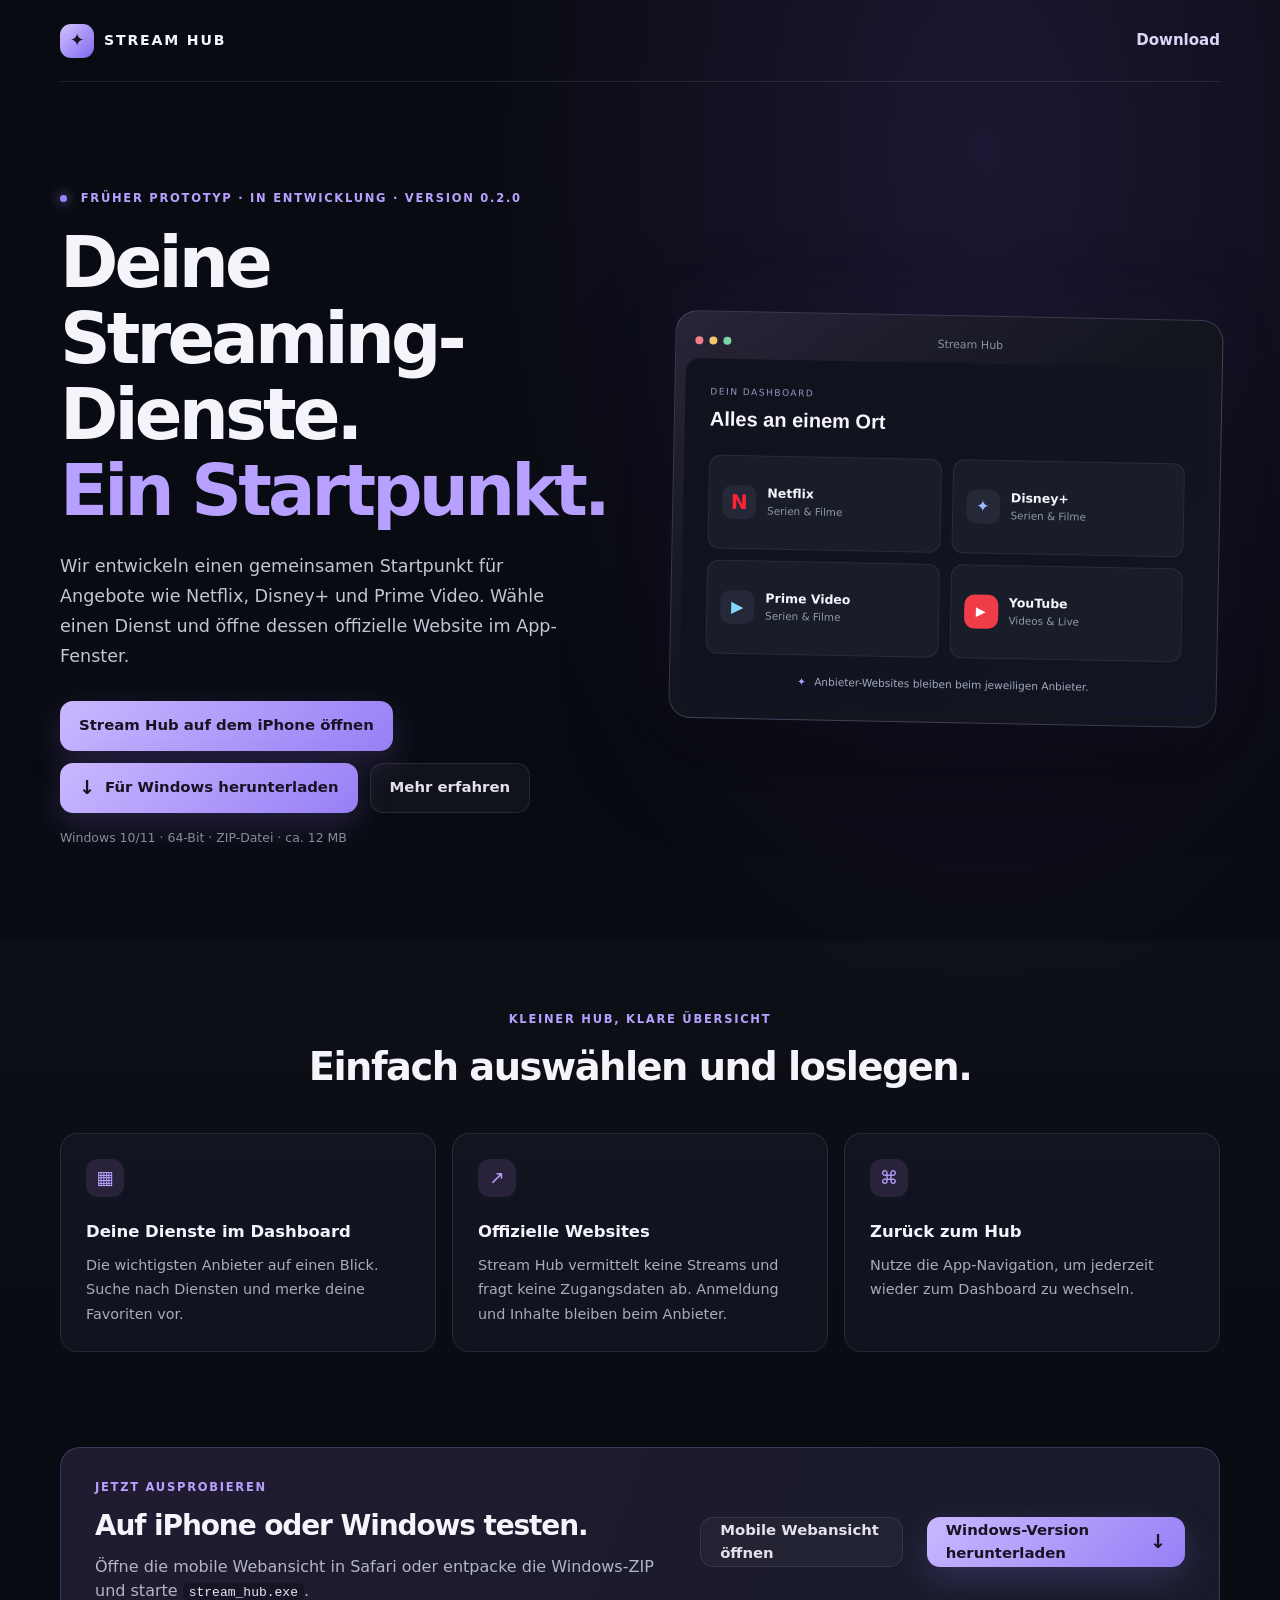
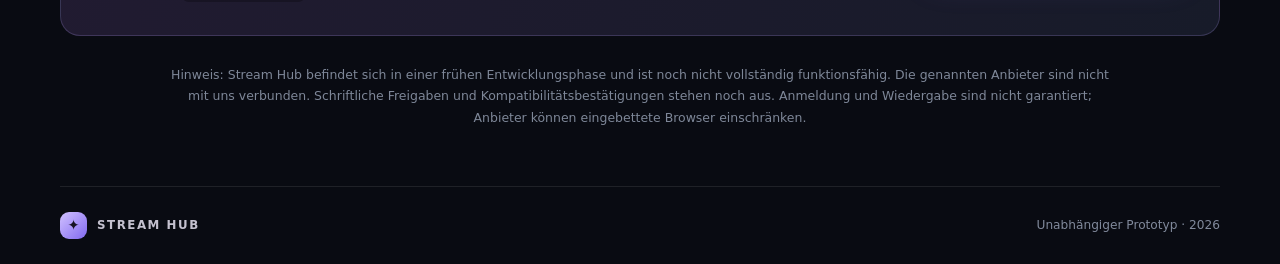
<file: website/index.html>
<!doctype html>
<html lang="de">
  <head>
    <meta charset="utf-8">
    <meta name="viewport" content="width=device-width, initial-scale=1">
    <meta name="description" content="Stream Hub ist ein unabhängiger Prototyp für einen gemeinsamen Startpunkt zu Streaming-Diensten.">
    <meta name="theme-color" content="#090b12">
    <title>Stream Hub – Deine Dienste an einem Ort</title>
    <link rel="stylesheet" href="styles.css">
  </head>
  <body>
    <header class="topbar">
      <a class="brand" href="#top" aria-label="Stream Hub Startseite">
        <span class="brand-icon" aria-hidden="true">✦</span>
        <span>STREAM HUB</span>
      </a>
      <a class="top-link" href="#download">Download</a>
    </header>

    <main id="top">
      <section class="hero">
        <div class="hero-copy">
          <p class="eyebrow"><span class="pulse"></span> FRÜHER PROTOTYP · IN ENTWICKLUNG · VERSION 0.2.0</p>
          <h1>Deine Streaming-Dienste.<br><span>Ein Startpunkt.</span></h1>
          <p class="intro">Wir entwickeln einen gemeinsamen Startpunkt für Angebote wie Netflix, Disney+ und Prime Video. Wähle einen Dienst und öffne dessen offizielle Website im App-Fenster.</p>
          <div class="hero-actions">
            <a class="button primary" href="app/">Stream Hub auf dem iPhone öffnen</a>
            <a class="button primary" href="downloads/Stream-Hub-Windows-x64.zip" download>
              <span aria-hidden="true">↓</span> Für Windows herunterladen
            </a>
            <a class="button secondary" href="#details">Mehr erfahren</a>
          </div>
          <p class="build-note">Windows 10/11 · 64-Bit · ZIP-Datei · ca. 12 MB</p>
        </div>

        <div class="mock-window" aria-label="Vorschau des Stream-Hub-Dashboards">
          <div class="window-bar"><span></span><span></span><span></span><b>Stream Hub</b></div>
          <div class="mock-content">
            <div class="mock-heading"><small>DEIN DASHBOARD</small><strong>Alles an einem Ort</strong></div>
            <div class="mock-grid">
              <div class="tile"><i class="netflix">N</i><b>Netflix</b><small>Serien & Filme</small></div>
              <div class="tile"><i class="disney">✦</i><b>Disney+</b><small>Serien & Filme</small></div>
              <div class="tile"><i class="prime">▶</i><b>Prime Video</b><small>Serien & Filme</small></div>
              <div class="tile"><i class="youtube">▶</i><b>YouTube</b><small>Videos & Live</small></div>
            </div>
            <div class="mock-caption"><span class="sparkle">✦</span> Anbieter-Websites bleiben beim jeweiligen Anbieter.</div>
          </div>
        </div>
      </section>

      <section id="details" class="details">
        <div class="section-title"><p class="eyebrow">KLEINER HUB, KLARE ÜBERSICHT</p><h2>Einfach auswählen und loslegen.</h2></div>
        <div class="feature-grid">
          <article class="feature"><span class="feature-icon">▦</span><h3>Deine Dienste im Dashboard</h3><p>Die wichtigsten Anbieter auf einen Blick. Suche nach Diensten und merke deine Favoriten vor.</p></article>
          <article class="feature"><span class="feature-icon">↗</span><h3>Offizielle Websites</h3><p>Stream Hub vermittelt keine Streams und fragt keine Zugangsdaten ab. Anmeldung und Inhalte bleiben beim Anbieter.</p></article>
          <article class="feature"><span class="feature-icon">⌘</span><h3>Zurück zum Hub</h3><p>Nutze die App-Navigation, um jederzeit wieder zum Dashboard zu wechseln.</p></article>
        </div>
      </section>

      <section id="download" class="download-panel">
        <div><p class="eyebrow">JETZT AUSPROBIEREN</p><h2>Auf iPhone oder Windows testen.</h2><p>Öffne die mobile Webansicht in Safari oder entpacke die Windows-ZIP und starte <code>stream_hub.exe</code>.</p></div>
        <a class="button secondary" href="app/">Mobile Webansicht öffnen</a>
        <a class="button primary" href="downloads/Stream-Hub-Windows-x64.zip" download>Windows-Version herunterladen <span aria-hidden="true">↓</span></a>
      </section>

      <p class="notice">Hinweis: Stream Hub befindet sich in einer frühen Entwicklungsphase und ist noch nicht vollständig funktionsfähig. Die genannten Anbieter sind nicht mit uns verbunden. Schriftliche Freigaben und Kompatibilitätsbestätigungen stehen noch aus. Anmeldung und Wiedergabe sind nicht garantiert; Anbieter können eingebettete Browser einschränken.</p>
    </main>

    <footer><a class="brand" href="#top"><span class="brand-icon" aria-hidden="true">✦</span><span>STREAM HUB</span></a><span>Unabhängiger Prototyp · 2026</span></footer>
  </body>
</html>
</file>
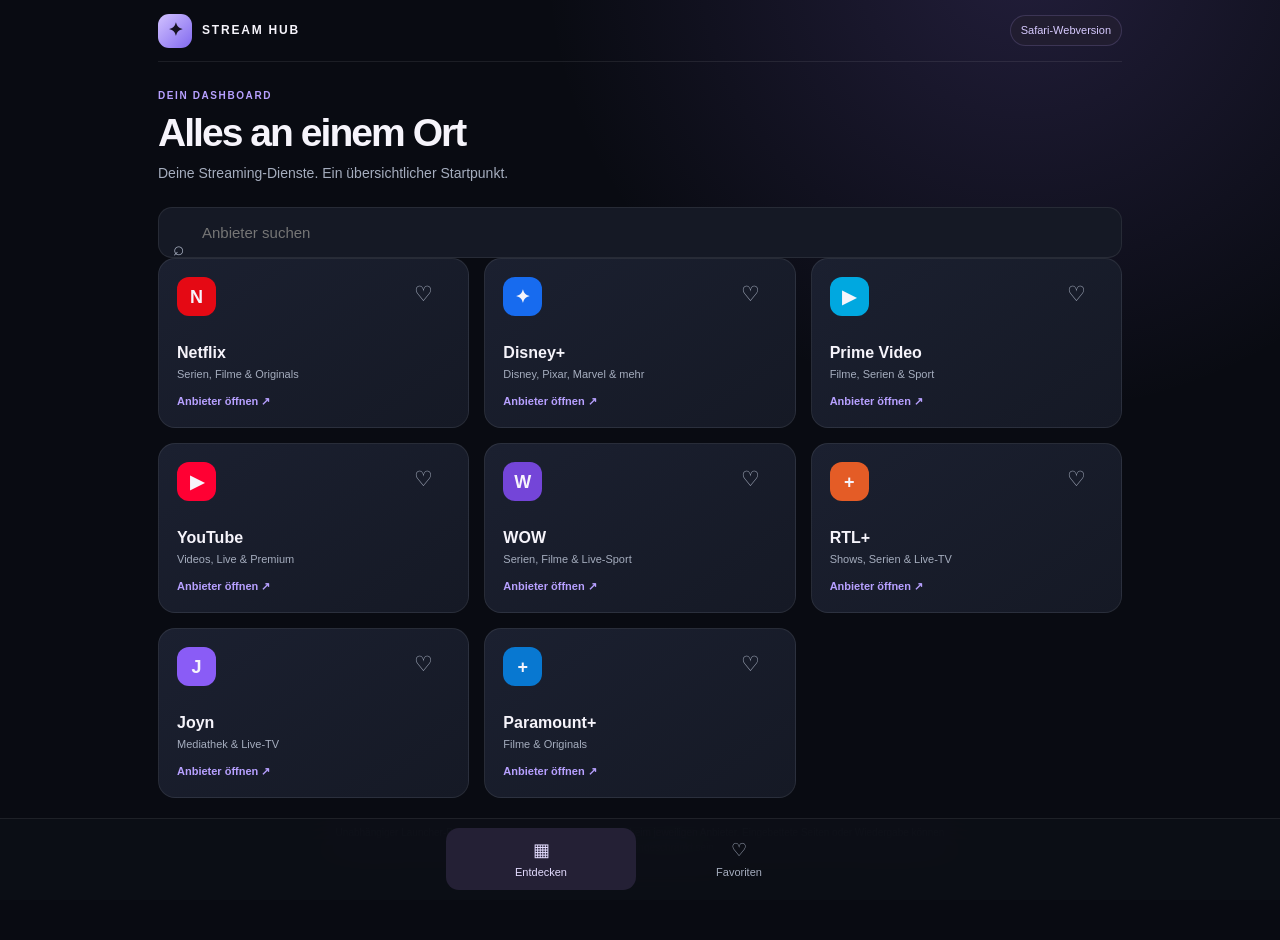
<file: website/app/index.html>
<!doctype html>
<html lang="de">
<head>
  <meta charset="utf-8">
  <meta name="viewport" content="width=device-width,initial-scale=1,viewport-fit=cover">
  <meta name="theme-color" content="#090b12">
  <title>Stream Hub</title>
  <style>
    :root{color-scheme:dark;--bg:#090b12;--surface:#151925;--surface2:#1b2030;--text:#f6f4fb;--muted:#a5adbe;--violet:#b7a0ff;--line:rgba(255,255,255,.08)}
    *{box-sizing:border-box}body{margin:0;background:radial-gradient(ellipse at 80% -5%,rgba(132,103,217,.2),transparent 30rem),var(--bg);color:var(--text);font:15px/1.45 -apple-system,BlinkMacSystemFont,"Segoe UI",sans-serif;min-height:100svh}
    button,input{font:inherit}button,a{-webkit-tap-highlight-color:transparent}.shell{max-width:1024px;min-height:100svh;margin:auto;padding:env(safe-area-inset-top) 18px calc(85px + env(safe-area-inset-bottom))}
    header{height:62px;display:flex;align-items:center;justify-content:space-between;border-bottom:1px solid var(--line)}.brand{display:flex;align-items:center;gap:10px;font-size:12px;font-weight:800;letter-spacing:.15em}.brandicon{width:34px;height:34px;display:grid;place-items:center;border-radius:11px;background:linear-gradient(135deg,#d2c2ff,#8169ef);color:#171322;font-size:18px;letter-spacing:0}.status{font-size:11px;color:#d7caff;background:#211d30;border:1px solid rgba(183,160,255,.18);border-radius:99px;padding:7px 10px}
    main{padding-top:27px}.eyebrow{color:var(--violet);font-size:10px;letter-spacing:.16em;font-weight:800;margin:0 0 8px}.title{font-size:clamp(27px,6vw,39px);line-height:1.1;letter-spacing:-.05em;margin:0 0 9px}.subtitle{color:var(--muted);margin:0 0 23px;font-size:14px}
    .search{position:relative;margin-bottom:20px}.search input{width:100%;background:var(--surface);color:var(--text);border:1px solid var(--line);border-radius:14px;padding:14px 15px 14px 43px;outline:none}.search input:focus{border-color:var(--violet)}.search span{position:absolute;left:15px;top:11px;color:var(--muted);font-size:19px}
    .grid{display:grid;grid-template-columns:repeat(2,minmax(0,1fr));gap:12px}.card{min-height:150px;background:linear-gradient(145deg,var(--surface2),var(--surface));border:1px solid var(--line);border-radius:17px;padding:15px;display:flex;flex-direction:column;align-items:stretch;text-align:left;color:var(--text);cursor:pointer}.card:active{transform:scale(.985)}.cardtop{display:flex;justify-content:space-between;align-items:center}.logo{width:39px;height:39px;border-radius:12px;display:grid;place-items:center;font-size:18px;font-weight:800;background:#2b3040}.fav{width:36px;height:36px;border:0;background:transparent;color:#a5adbe;font-size:21px;border-radius:50%}.fav.on{color:#ff7798}.card strong{font-size:16px;margin-top:auto}.tagline{font-size:11px;color:var(--muted);margin-top:2px}.open{font-size:11px;color:var(--violet);font-weight:700;margin-top:11px}
    .empty{padding:40px 10px;text-align:center;color:var(--muted)}.bottom{position:fixed;z-index:3;bottom:0;left:0;right:0;padding:9px 18px calc(10px + env(safe-area-inset-bottom));display:flex;justify-content:center;gap:8px;background:rgba(13,15,23,.9);backdrop-filter:blur(18px);border-top:1px solid var(--line)}.bottom button{flex:1;max-width:190px;border:0;border-radius:13px;background:transparent;color:var(--muted);padding:9px 6px;font-size:11px}.bottom button.active{background:#242035;color:#e4dcff}.bottom b{display:block;font-size:18px;font-weight:500;margin-bottom:2px}
    .provider{display:none;position:fixed;inset:0;z-index:5;background:var(--bg);padding-top:env(safe-area-inset-top)}.provider.show{display:flex;flex-direction:column}.ptop{height:54px;flex:none;display:flex;align-items:center;gap:12px;padding:0 12px;border-bottom:1px solid var(--line);background:#10131d}.ptop button{border:0;background:transparent;color:var(--text);font-size:15px;padding:8px}.ptop strong{flex:1;overflow:hidden;text-overflow:ellipsis;white-space:nowrap}.ptop a{color:var(--violet);font-size:12px;font-weight:700;text-decoration:none}.hint{flex:none;background:#211d30;color:#ded7f4;font-size:11px;padding:8px 13px;text-align:center}.framewrap{position:relative;flex:1;min-height:0}.framewrap iframe{width:100%;height:100%;border:0;background:#fff}.fallback{position:absolute;inset:25% 22px auto;padding:18px;background:rgba(16,19,29,.94);border:1px solid var(--line);border-radius:16px;text-align:center;box-shadow:0 12px 40px #0008}.fallback p{font-size:13px;color:#c6cad5}.fallback a{display:inline-flex;background:var(--violet);color:#171322;text-decoration:none;font-weight:800;padding:11px 14px;border-radius:11px}
    footer{margin:28px 0 0;text-align:center;color:#788193;font-size:10px}.footer-note{max-width:620px;margin:0 auto}.hidden{display:none!important}
    @media(min-width:680px){.grid{grid-template-columns:repeat(3,minmax(0,1fr));gap:15px}.shell{padding-left:30px;padding-right:30px}.card{min-height:170px;padding:18px}}
  </style>
</head>
<body>
  <div class="shell" id="home">
    <header><div class="brand"><span class="brandicon">✦</span><span>STREAM HUB</span></div><span class="status">Safari-Webversion</span></header>
    <main>
      <p class="eyebrow">DEIN DASHBOARD</p>
      <h1 class="title" id="pageTitle">Alles an einem Ort</h1>
      <p class="subtitle" id="pageSubtitle">Deine Streaming-Dienste. Ein übersichtlicher Startpunkt.</p>
      <label class="search" id="search"><span>⌕</span><input id="query" type="search" placeholder="Anbieter suchen" autocomplete="off"></label>
      <section class="grid" id="grid" aria-label="Streaming-Anbieter"></section>
      <div class="empty hidden" id="empty">Keine Anbieter gefunden.</div>
      <footer><p class="footer-note">Unabhängiger Launcher-Prototyp. Anmeldung und Inhalte bleiben beim jeweiligen Anbieter. Eingebettete Seiten oder Wiedergabe können durch Anbieter eingeschränkt sein.</p></footer>
    </main>
  </div>
  <nav class="bottom" aria-label="Navigation">
    <button class="active" data-tab="all"><b>▦</b>Entdecken</button>
    <button data-tab="favorites"><b>♡</b>Favoriten</button>
  </nav>
  <section class="provider" id="provider" aria-label="Anbieter-Webseite">
    <div class="ptop"><button id="back" aria-label="Zurück zum Hub">‹ Hub</button><strong id="providerName"></strong><a id="openExternal" href="#" target="_blank" rel="noopener noreferrer">Safari öffnen ↗</a></div>
    <div class="hint">Offizielle Anbieterseite · Anmeldung und Wiedergabe können im eingebetteten Browser eingeschränkt sein</div>
    <div class="framewrap"><iframe id="frame" title="Anbieter-Webseite" referrerpolicy="no-referrer" allow="autoplay; encrypted-media; picture-in-picture; fullscreen"></iframe><div class="fallback" id="fallback"><p>Falls der Anbieter die Einbettung blockiert oder die Seite leer bleibt, öffne sie direkt in Safari.</p><a id="fallbackLink" href="#" target="_blank" rel="noopener noreferrer">Offizielle Website in Safari öffnen</a></div></div>
  </section>
  <script>
    const services=[
      {name:'Netflix',url:'https://www.netflix.com/',tag:'Serien, Filme & Originals',color:'#e50914',mark:'N'},
      {name:'Disney+',url:'https://www.disneyplus.com/',tag:'Disney, Pixar, Marvel & mehr',color:'#176bef',mark:'✦'},
      {name:'Prime Video',url:'https://www.primevideo.com/',tag:'Filme, Serien & Sport',color:'#00a8e0',mark:'▶'},
      {name:'YouTube',url:'https://www.youtube.com/',tag:'Videos, Live & Premium',color:'#ff0033',mark:'▶'},
      {name:'WOW',url:'https://www.wowtv.de/',tag:'Serien, Filme & Live-Sport',color:'#7445d8',mark:'W'},
      {name:'RTL+',url:'https://plus.rtl.de/',tag:'Shows, Serien & Live-TV',color:'#e45c26',mark:'+'},
      {name:'Joyn',url:'https://www.joyn.de/',tag:'Mediathek & Live-TV',color:'#8a5cf6',mark:'J'},
      {name:'Paramount+',url:'https://www.paramountplus.com/',tag:'Filme & Originals',color:'#0878d1',mark:'+'}
    ];
    const grid=document.querySelector('#grid'),query=document.querySelector('#query'),empty=document.querySelector('#empty');
    const favorites=new Set(JSON.parse(localStorage.getItem('stream-hub-favorites')||'[]'));let tab='all';
    function render(){grid.replaceChildren();const q=query.value.trim().toLowerCase();const list=services.filter(s=>(tab!=='favorites'||favorites.has(s.name))&&(!q||(s.name+' '+s.tag).toLowerCase().includes(q)));empty.classList.toggle('hidden',list.length>0);for(const s of list){const card=document.createElement('button');card.className='card';card.type='button';card.setAttribute('aria-label',s.name+' öffnen');card.innerHTML=`<span class="cardtop"><span class="logo" style="background:${s.color}">${s.mark}</span><span class="fav ${favorites.has(s.name)?'on':''}" role="button" tabindex="0" aria-label="Favorit umschalten">${favorites.has(s.name)?'♥':'♡'}</span></span><strong>${s.name}</strong><span class="tagline">${s.tag}</span><span class="open">Anbieter öffnen ↗</span>`;card.addEventListener('click',()=>openService(s));card.querySelector('.fav').addEventListener('click',e=>{e.stopPropagation();toggleFavorite(s)});card.querySelector('.fav').addEventListener('keydown',e=>{if(e.key==='Enter'||e.key===' '){e.preventDefault();e.stopPropagation();toggleFavorite(s)}});grid.append(card)}}
    function toggleFavorite(s){favorites.has(s.name)?favorites.delete(s.name):favorites.add(s.name);localStorage.setItem('stream-hub-favorites',JSON.stringify([...favorites]));render()}
    function openService(s){document.querySelector('#providerName').textContent=s.name;document.querySelector('#frame').src=s.url;document.querySelector('#openExternal').href=s.url;document.querySelector('#fallbackLink').href=s.url;document.querySelector('#provider').classList.add('show');document.body.style.overflow='hidden'}
    function closeProvider(){document.querySelector('#provider').classList.remove('show');document.querySelector('#frame').src='about:blank';document.body.style.overflow='';}
    document.querySelector('#back').addEventListener('click',closeProvider);query.addEventListener('input',render);document.querySelectorAll('[data-tab]').forEach(b=>b.addEventListener('click',()=>{tab=b.dataset.tab;document.querySelectorAll('[data-tab]').forEach(x=>x.classList.toggle('active',x===b));document.querySelector('#pageTitle').textContent=tab==='favorites'?'Deine Favoriten':'Alles an einem Ort';document.querySelector('#pageSubtitle').textContent=tab==='favorites'?'Deine gespeicherten Streaming-Dienste.':'Deine Streaming-Dienste. Ein übersichtlicher Startpunkt.';render()}));
    render();
  </script>
</body>
</html>
</file>
<file: website/styles.css>
:root{color-scheme:dark;--bg:#090b12;--panel:#151925;--panel2:#10141f;--text:#f6f4fb;--muted:#a5adbe;--purple:#b7a0ff;--line:rgba(255,255,255,.09)}
*{box-sizing:border-box}
html{scroll-behavior:smooth}
body{margin:0;background:radial-gradient(ellipse at 77% 8%,rgba(111,80,196,.18),transparent 32rem),var(--bg);color:var(--text);font-family:'Segoe UI',system-ui,sans-serif;line-height:1.55}
a{color:inherit;text-decoration:none}
.topbar,footer{width:min(1160px,calc(100% - 48px));margin:auto;display:flex;align-items:center;justify-content:space-between}
.topbar{height:82px;border-bottom:1px solid var(--line)}
.brand{display:inline-flex;align-items:center;gap:10px;font-family:'Segoe UI',system-ui,sans-serif;font-size:.88rem;font-weight:800;letter-spacing:.13em}
.brand-icon{display:grid;place-items:center;width:34px;height:34px;border-radius:11px;background:linear-gradient(135deg,#d2c2ff,#8169ef);color:#171322;font-size:1.1rem;letter-spacing:0}
.top-link{color:#ddd5f5;font-weight:600;font-size:.94rem}
.hero{width:min(1160px,calc(100% - 48px));margin:0 auto;padding:108px 0 94px;display:grid;grid-template-columns:1fr 1fr;gap:64px;align-items:center}
.eyebrow{margin:0 0 17px;color:var(--purple);font-size:.72rem;font-weight:700;letter-spacing:.15em}
.pulse{display:inline-block;width:7px;height:7px;border-radius:50%;margin-right:8px;background:#9b85f7;box-shadow:0 0 12px #9b85f7}
h1,h2,h3,p{margin-top:0}
h1,h2,h3{font-family:'Segoe UI',system-ui,sans-serif}
h1{font-size:clamp(2.75rem,5.5vw,4.5rem);line-height:1.08;letter-spacing:-.055em;margin-bottom:23px}
h1 span{color:var(--purple)}
.intro{max-width:530px;color:#c0c6d3;font-size:1.1rem;line-height:1.7;margin-bottom:29px}
.hero-actions{display:flex;flex-wrap:wrap;gap:12px}
.button{min-height:50px;padding:0 19px;border-radius:13px;display:inline-flex;align-items:center;justify-content:center;gap:10px;font-weight:700;font-size:.93rem;transition:transform .16s,filter .16s}
.button:hover{transform:translateY(-2px);filter:brightness(1.08)}
.primary{background:linear-gradient(135deg,#c9b8ff,#977ff5);color:#171322;box-shadow:0 12px 35px rgba(146,118,240,.21)}
.primary span{font-size:1.2rem}
.secondary{border:1px solid var(--line);background:rgba(255,255,255,.035);color:#e4e1ec}
.build-note{margin:15px 0 0;color:#838c9d;font-size:.78rem}
.mock-window{position:relative;padding:10px;border-radius:22px;background:linear-gradient(145deg,#292438,#12151e 48%);border:1px solid rgba(211,195,255,.2);box-shadow:0 28px 100px rgba(0,0,0,.45),0 0 70px rgba(137,105,220,.08);transform:rotate(1.1deg)}
.window-bar{height:37px;display:flex;align-items:center;gap:6px;padding:0 9px;color:#8991a2;font-size:.69rem}.window-bar span{width:8px;height:8px;border-radius:50%;background:#f17e88}.window-bar span:nth-child(2){background:#f2c66f}.window-bar span:nth-child(3){background:#7bd6a5}.window-bar b{margin-left:auto;margin-right:auto;font-weight:500}
.mock-content{padding:26px 25px 19px;border-radius:14px;background:linear-gradient(140deg,#10131d,#111523)}
.mock-heading{display:flex;flex-direction:column;gap:5px;margin-bottom:20px}.mock-heading small{color:#9c91bd;font-size:.57rem;letter-spacing:.16em}.mock-heading strong{font-family:Manrope,sans-serif;font-size:1.25rem}
.mock-grid{display:grid;grid-template-columns:1fr 1fr;gap:11px}
.tile{min-height:94px;padding:13px;border-radius:12px;border:1px solid rgba(255,255,255,.07);background:#191d29;display:grid;grid-template-columns:35px 1fr;grid-template-rows:1fr 1fr;column-gap:10px;align-items:center}
.tile i{grid-row:1/3;width:34px;height:34px;border-radius:10px;display:grid;place-items:center;background:#242837;font-style:normal;font-size:1rem;color:white}.tile .netflix{color:#ff2336;font-weight:800;font-size:1.25rem}.tile .disney{color:#9bbcff}.tile .prime{color:#80d8fa}.tile .youtube{background:#f03b48;font-size:.8rem}.tile b{align-self:end;font-size:.78rem}.tile small{align-self:start;color:#9099a9;font-size:.65rem}
.mock-caption{padding-top:18px;text-align:center;color:#a4aabd;font-size:.66rem}.sparkle{color:#b7a0ff;margin-right:5px}
.details{padding:70px 24px 95px;background:linear-gradient(180deg,rgba(255,255,255,.018),transparent)}
.section-title{text-align:center;margin:0 auto 37px}.section-title .eyebrow{margin-bottom:8px}.section-title h2,.download-panel h2{font-size:clamp(1.7rem,3vw,2.5rem);letter-spacing:-.04em;margin-bottom:0}
.feature-grid{width:min(1160px,100%);margin:auto;display:grid;grid-template-columns:repeat(3,1fr);gap:16px}
.feature{padding:25px;border:1px solid var(--line);border-radius:17px;background:rgba(21,25,37,.7)}
.feature-icon{display:grid;place-items:center;width:38px;height:38px;margin-bottom:22px;border-radius:12px;background:#28233a;color:var(--purple);font-size:1.15rem}.feature h3{font-size:1.03rem;margin-bottom:8px}.feature p{margin-bottom:0;color:var(--muted);font-size:.9rem;line-height:1.7}
.download-panel{width:min(1160px,calc(100% - 48px));margin:0 auto 28px;padding:31px 34px;border-radius:20px;background:linear-gradient(110deg,#211b31,#171b29);border:1px solid rgba(183,160,255,.2);display:flex;align-items:center;justify-content:space-between;gap:24px}.download-panel .eyebrow{margin-bottom:7px}.download-panel h2{font-size:1.75rem;margin-bottom:7px}.download-panel p:last-child{margin:0;color:#b1b7c6}.download-panel code{color:#e9e2ff;background:rgba(0,0,0,.25);padding:2px 6px;border-radius:5px}
.notice{width:min(950px,calc(100% - 48px));margin:0 auto 58px;text-align:center;color:#7e8798;font-size:.78rem;line-height:1.7}
footer{min-height:78px;border-top:1px solid var(--line);color:#818a9c;font-size:.76rem}footer .brand{color:#c4c1cf;font-size:.74rem}footer .brand-icon{width:27px;height:27px;border-radius:9px;font-size:.9rem}
@media(max-width:860px){.hero{padding:78px 0;grid-template-columns:1fr;gap:42px}.hero-copy{max-width:660px}.mock-window{width:min(560px,100%);margin:auto}.feature-grid{grid-template-columns:1fr}.feature{padding:21px}.feature-icon{margin-bottom:14px}}
@media(max-width:560px){.topbar,footer,.hero,.download-panel{width:calc(100% - 32px)}.topbar{height:68px}.hero{padding:59px 0 68px;gap:34px}h1{font-size:2.75rem}.intro{font-size:1rem}.hero-actions{flex-direction:column;align-items:stretch}.button{width:100%}.mock-content{padding:20px 15px 16px}.tile{min-height:82px;padding:9px;grid-template-columns:30px 1fr;column-gap:7px}.tile i{width:29px;height:29px}.tile b{font-size:.71rem}.tile small{font-size:.58rem}.details{padding:58px 16px 65px}.download-panel{padding:24px;align-items:stretch;flex-direction:column;margin-bottom:24px}.download-panel h2{font-size:1.55rem}.notice{width:calc(100% - 32px);margin-bottom:40px}footer{font-size:.66rem}}
</file>
